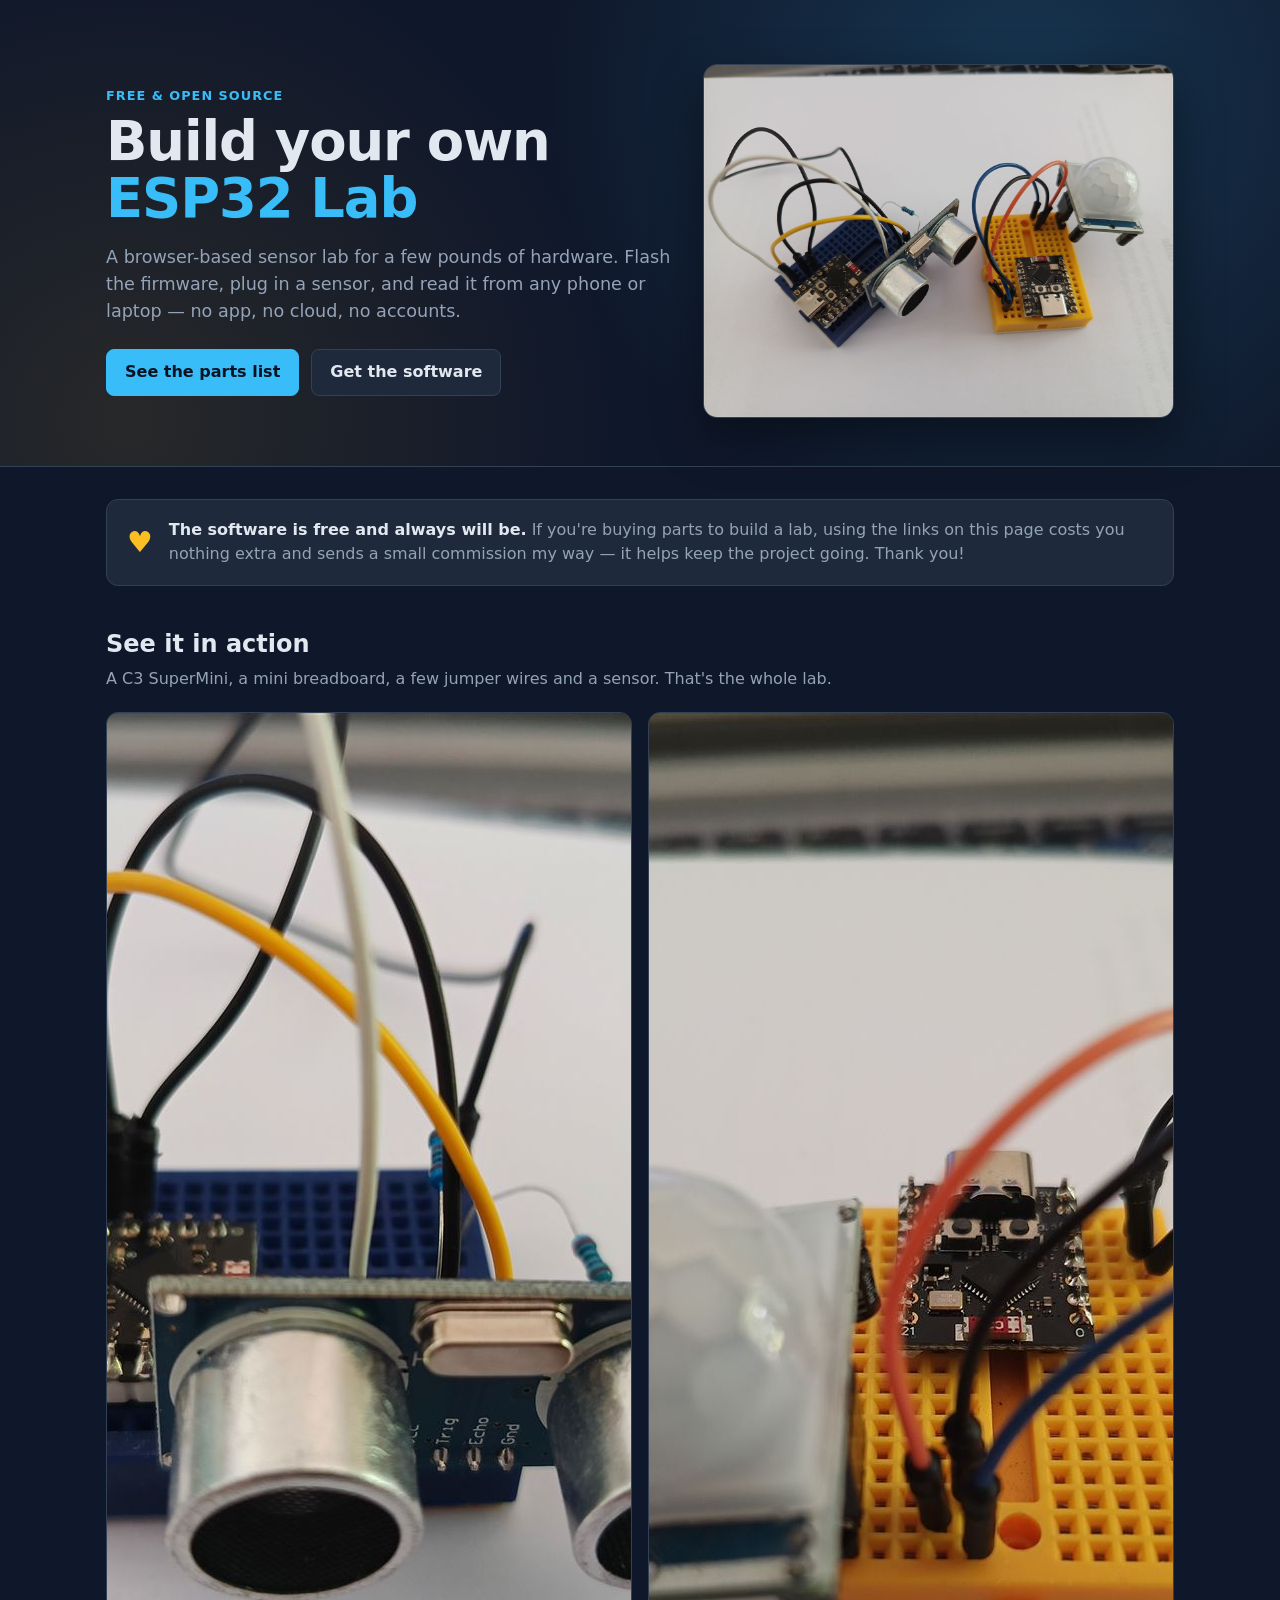
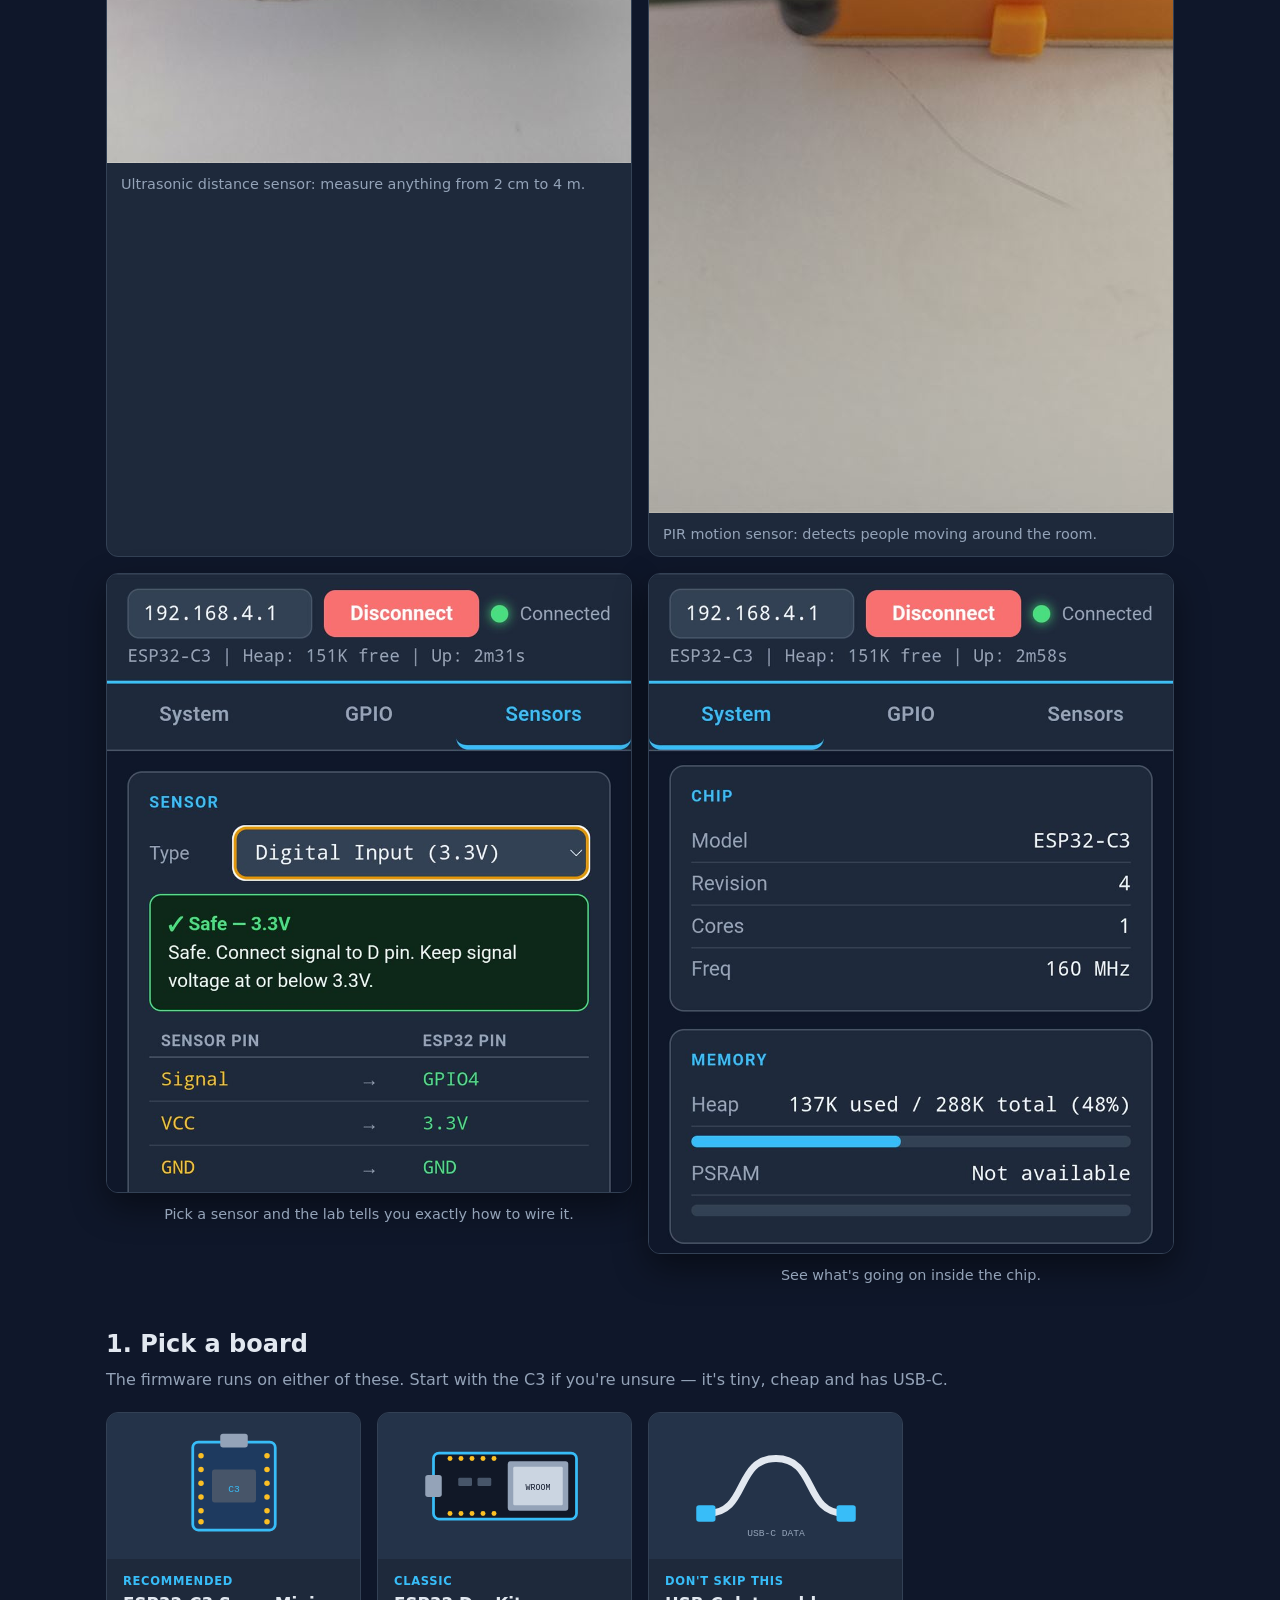
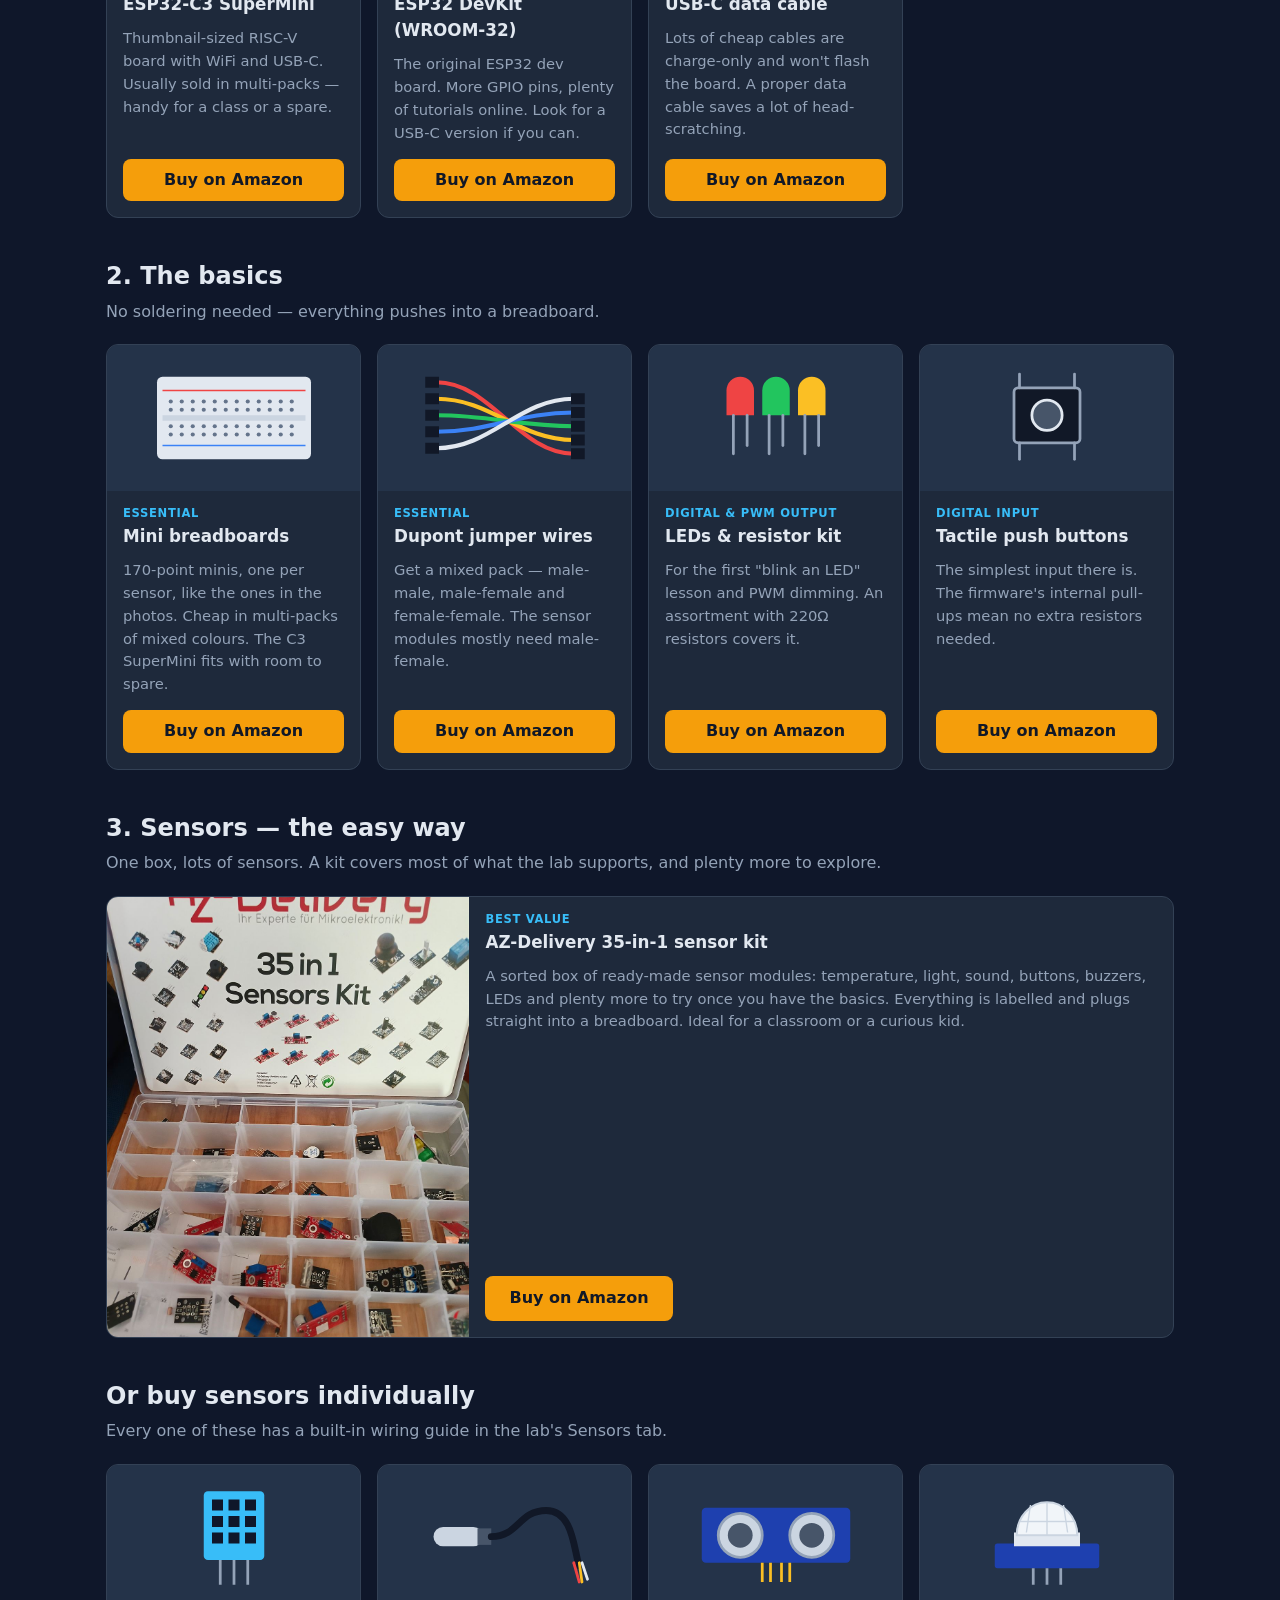
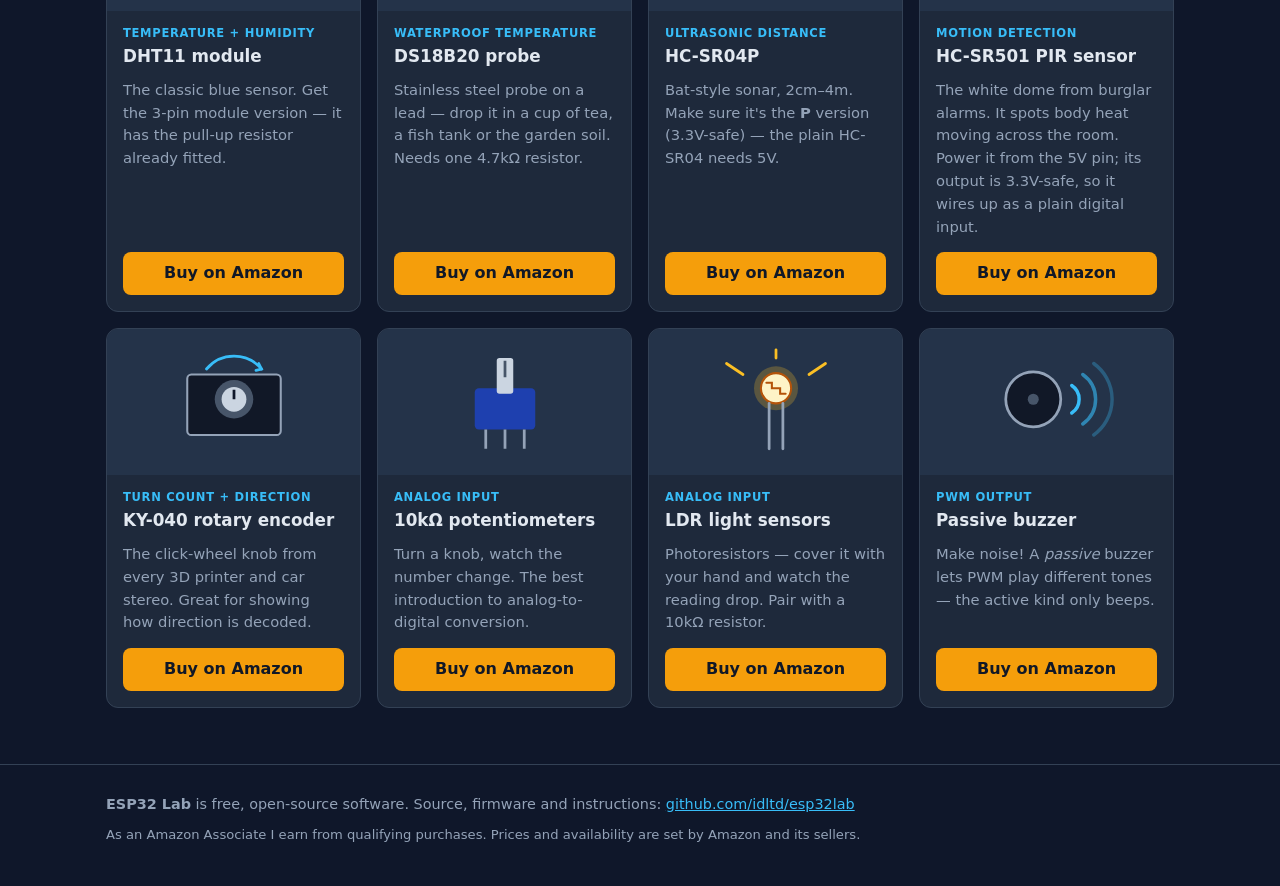
<file: docs/index.html>
<!doctype html>
<html lang="en">
<head>
<meta charset="utf-8">
<meta name="viewport" content="width=device-width, initial-scale=1">
<title>ESP32 Lab — Parts List</title>
<meta name="description" content="ESP32 Lab is a free, browser-based sensor lab for ESP32 boards. Here's the kit you need to build one.">
<style>
:root {
    --bg: #0f172a;
    --panel: #1e293b;
    --panel-2: #243349;
    --line: #334155;
    --text: #e2e8f0;
    --muted: #94a3b8;
    --accent: #38bdf8;
    --accent-2: #fbbf24;
    --buy: #f59e0b;
    --buy-text: #111827;
}
*, *::before, *::after { box-sizing: border-box; margin: 0; padding: 0; }
body {
    font-family: system-ui, -apple-system, "Segoe UI", Roboto, Arial, sans-serif;
    background: var(--bg);
    color: var(--text);
    line-height: 1.55;
}
a { color: var(--accent); }
.wrap { max-width: 1100px; margin: 0 auto; padding: 0 16px; }

/* ── Hero ── */
.hero {
    padding: 64px 0 48px;
    background:
        radial-gradient(circle at 80% 20%, rgba(56,189,248,.18), transparent 45%),
        radial-gradient(circle at 10% 90%, rgba(251,191,36,.10), transparent 40%);
    border-bottom: 1px solid var(--line);
}
.hero-grid { display: grid; grid-template-columns: 1.2fr 1fr; gap: 32px; align-items: center; }
.eyebrow { color: var(--accent); font-weight: 600; letter-spacing: .08em; text-transform: uppercase; font-size: .8rem; }
.hero h1 { font-size: clamp(2.2rem, 5vw, 3.4rem); line-height: 1.05; margin: 8px 0 16px; letter-spacing: -.02em; }
.hero h1 span { color: var(--accent); }
.hero p { color: var(--muted); font-size: 1.1rem; max-width: 34em; }
.hero .cta { display: flex; gap: 12px; flex-wrap: wrap; margin-top: 24px; }
.btn {
    display: inline-block; padding: 10px 18px; border-radius: 8px;
    font-weight: 600; text-decoration: none; border: 1px solid var(--line);
    color: var(--text); background: var(--panel);
}
.btn.primary { background: var(--accent); color: #0b1220; border-color: var(--accent); }
.hero-img { width: 100%; height: auto; border-radius: 14px; border: 1px solid var(--line); box-shadow: 0 20px 50px rgba(0,0,0,.45); }

/* ── Support banner ── */
.support {
    margin: 32px 0 8px; padding: 18px 20px; border-radius: 12px;
    background: var(--panel); border: 1px solid var(--line);
    display: flex; gap: 16px; align-items: center;
}
.support .heart { font-size: 1.8rem; color: var(--accent-2); flex-shrink: 0; }
.support p { color: var(--muted); }
.support strong { color: var(--text); }

/* ── Gallery ── */
.gallery { display: grid; grid-template-columns: 1fr 1fr; gap: 16px; }
.screens { display: grid; grid-template-columns: 1fr 1fr; gap: 16px; margin-top: 16px; align-items: start; }
.screens figure { text-align: center; }
.screens img {
    width: 100%; height: auto; display: block;
    border: 1px solid var(--line); border-radius: 12px;
    box-shadow: 0 14px 34px rgba(0,0,0,.45);
}
.screens figcaption { color: var(--muted); font-size: .9rem; margin-top: 10px; }
.gallery figure { background: var(--panel); border: 1px solid var(--line); border-radius: 12px; overflow: hidden; }
.gallery img { width: 100%; aspect-ratio: 4 / 3.4; object-fit: cover; display: block; }
.gallery figcaption { padding: 10px 14px; color: var(--muted); font-size: .9rem; }
.card .pic.photo { padding: 0; }
.card .pic.photo img { width: 100%; height: 100%; object-fit: cover; display: block; }
.card.feature .pic.photo { flex-basis: 34%; }
.card.feature .pic.photo img { aspect-ratio: 3 / 4; max-height: 440px; }

/* ── Sections ── */
section { padding: 32px 0 8px; }
section h2 { font-size: 1.5rem; margin-bottom: 4px; }
section .lead { color: var(--muted); margin-bottom: 20px; }

.grid { display: grid; grid-template-columns: repeat(auto-fill, minmax(240px, 1fr)); gap: 16px; }
.card {
    background: var(--panel); border: 1px solid var(--line); border-radius: 12px;
    display: flex; flex-direction: column; overflow: hidden;
    transition: transform .15s ease, border-color .15s ease;
}
.card:hover { transform: translateY(-2px); border-color: var(--accent); }
.card .pic { background: var(--panel-2); padding: 18px; display: flex; justify-content: center; }
.card .pic svg { width: 100%; max-width: 180px; height: 110px; }
.card .body { padding: 14px 16px 16px; display: flex; flex-direction: column; flex: 1; }
.card h3 { font-size: 1.05rem; margin-bottom: 4px; }
.card .tag { font-size: .72rem; color: var(--accent); text-transform: uppercase; letter-spacing: .06em; font-weight: 600; }
.card p { color: var(--muted); font-size: .92rem; margin: 6px 0 14px; flex: 1; }
.buy {
    display: block; text-align: center; padding: 9px 12px; border-radius: 8px;
    background: var(--buy); color: var(--buy-text); font-weight: 700; text-decoration: none;
}
.buy:hover { filter: brightness(1.08); }

.card.feature { grid-column: 1 / -1; flex-direction: row; }
.card.feature .pic { flex: 0 0 40%; align-items: center; }
.card.feature .pic svg { max-width: 320px; height: 160px; }
.card.feature .buy { align-self: flex-start; padding: 10px 24px; }

/* ── Footer ── */
footer { margin-top: 48px; padding: 28px 0 40px; border-top: 1px solid var(--line); color: var(--muted); font-size: .9rem; }
footer .disclosure { margin-top: 10px; font-size: .82rem; }

@media (max-width: 760px) {
    .hero { padding: 40px 0 32px; }
    .hero-grid { grid-template-columns: 1fr; }
    .gallery { grid-template-columns: 1fr; }
    .screens { grid-template-columns: 1fr; }
    .card.feature { flex-direction: column; }
    .card.feature .pic { flex: none; }
    .support { flex-direction: column; align-items: flex-start; }
}
</style>
</head>
<body>

<!--
    EDITING LINKS
    Every "Buy" link is an Amazon UK search with the associate tag immdatltd-21.
    To swap in a specific product, replace the href with:
        https://www.amazon.co.uk/dp/<ASIN>?tag=immdatltd-21
    To drop an item, delete its whole <article> block.
-->

<header class="hero">
    <div class="wrap hero-grid">
        <div>
            <div class="eyebrow">Free &amp; open source</div>
            <h1>Build your own <span>ESP32 Lab</span></h1>
            <p>A browser-based sensor lab for a few pounds of hardware. Flash the firmware, plug in a sensor, and read it from any phone or laptop — no app, no cloud, no accounts.</p>
            <div class="cta">
                <a class="btn primary" href="#boards">See the parts list</a>
                <a class="btn" href="https://github.com/idltd/esp32lab">Get the software</a>
            </div>
        </div>
        <img class="hero-img" src="img/both.jpg" alt="Two ESP32-C3 boards on mini breadboards, one wired to an ultrasonic sensor and one to a PIR motion sensor" width="1400" height="1050">
    </div>
</header>

<main class="wrap">

    <div class="support">
        <div class="heart">&#9829;</div>
        <p><strong>The software is free and always will be.</strong> If you're buying parts to build a lab, using the links on this page costs you nothing extra and sends a small commission my way — it helps keep the project going. Thank you!</p>
    </div>

    <!-- ── Gallery ── -->
    <section id="in-action">
        <h2>See it in action</h2>
        <p class="lead">A C3 SuperMini, a mini breadboard, a few jumper wires and a sensor. That's the whole lab.</p>
        <div class="gallery">
            <figure>
                <img src="img/ultrasonic.jpg" alt="ESP32-C3 on a blue mini breadboard wired to an HC-SR04 ultrasonic sensor" loading="lazy" width="1400" height="1050">
                <figcaption>Ultrasonic distance sensor: measure anything from 2 cm to 4 m.</figcaption>
            </figure>
            <figure>
                <img src="img/pir.jpg" alt="ESP32-C3 on a yellow mini breadboard wired to a PIR motion sensor" loading="lazy" width="1050" height="1400">
                <figcaption>PIR motion sensor: detects people moving around the room.</figcaption>
            </figure>
        </div>
        <div class="screens">
            <figure>
                <img src="img/app-sensors.jpg" alt="Sensors tab showing the sensor type, a voltage safety check and the wiring table" loading="lazy" width="900" height="1062">
                <figcaption>Pick a sensor and the lab tells you exactly how to wire it.</figcaption>
            </figure>
            <figure>
                <img src="img/app-system.jpg" alt="System tab showing chip model, revision, clock speed and memory use" loading="lazy" width="900" height="1167">
                <figcaption>See what's going on inside the chip.</figcaption>
            </figure>
        </div>
    </section>

    <!-- ── Boards ── -->
    <section id="boards">
        <h2>1. Pick a board</h2>
        <p class="lead">The firmware runs on either of these. Start with the C3 if you're unsure — it's tiny, cheap and has USB-C.</p>
        <div class="grid">

            <article class="card">
                <div class="pic">
                    <svg viewBox="0 0 120 80" fill="none" stroke-linecap="round" aria-hidden="true">
                        <rect x="30" y="8" width="60" height="64" rx="4" fill="#1e3a5f" stroke="#38bdf8" stroke-width="2"/>
                        <rect x="50" y="2" width="20" height="10" rx="2" fill="#94a3b8"/>
                        <rect x="44" y="28" width="32" height="24" rx="2" fill="#475569"/>
                        <g fill="#fbbf24"><circle cx="36" cy="18" r="2"/><circle cx="36" cy="28" r="2"/><circle cx="36" cy="38" r="2"/><circle cx="36" cy="48" r="2"/><circle cx="36" cy="58" r="2"/><circle cx="36" cy="66" r="2"/><circle cx="84" cy="18" r="2"/><circle cx="84" cy="28" r="2"/><circle cx="84" cy="38" r="2"/><circle cx="84" cy="48" r="2"/><circle cx="84" cy="58" r="2"/><circle cx="84" cy="66" r="2"/></g>
                        <text x="60" y="44" fill="#38bdf8" font-size="7" text-anchor="middle" font-family="monospace">C3</text>
                    </svg>
                </div>
                <div class="body">
                    <span class="tag">Recommended</span>
                    <h3>ESP32-C3 SuperMini</h3>
                    <p>Thumbnail-sized RISC-V board with WiFi and USB-C. Usually sold in multi-packs — handy for a class or a spare.</p>
                    <a class="buy" rel="sponsored noopener" target="_blank" href="https://www.amazon.co.uk/s?k=ESP32-C3+SuperMini&amp;tag=immdatltd-21">Buy on Amazon</a>
                </div>
            </article>

            <article class="card">
                <div class="pic">
                    <svg viewBox="0 0 120 80" fill="none" stroke-linecap="round" aria-hidden="true">
                        <rect x="8" y="16" width="104" height="48" rx="4" fill="#111827" stroke="#38bdf8" stroke-width="2"/>
                        <rect x="2" y="32" width="12" height="16" rx="2" fill="#94a3b8"/>
                        <rect x="62" y="22" width="44" height="36" rx="2" fill="#94a3b8"/>
                        <rect x="66" y="26" width="36" height="28" rx="1" fill="#cbd5e1"/>
                        <text x="84" y="43" fill="#0f172a" font-size="6" text-anchor="middle" font-family="monospace">WROOM</text>
                        <g fill="#fbbf24"><circle cx="20" cy="20" r="1.8"/><circle cx="28" cy="20" r="1.8"/><circle cx="36" cy="20" r="1.8"/><circle cx="44" cy="20" r="1.8"/><circle cx="52" cy="20" r="1.8"/><circle cx="20" cy="60" r="1.8"/><circle cx="28" cy="60" r="1.8"/><circle cx="36" cy="60" r="1.8"/><circle cx="44" cy="60" r="1.8"/><circle cx="52" cy="60" r="1.8"/></g>
                        <rect x="26" y="34" width="10" height="6" rx="1" fill="#475569"/><rect x="40" y="34" width="10" height="6" rx="1" fill="#475569"/>
                    </svg>
                </div>
                <div class="body">
                    <span class="tag">Classic</span>
                    <h3>ESP32 DevKit (WROOM-32)</h3>
                    <p>The original ESP32 dev board. More GPIO pins, plenty of tutorials online. Look for a USB-C version if you can.</p>
                    <a class="buy" rel="sponsored noopener" target="_blank" href="https://www.amazon.co.uk/s?k=ESP32+WROOM-32+development+board+USB-C&amp;tag=immdatltd-21">Buy on Amazon</a>
                </div>
            </article>

            <article class="card">
                <div class="pic">
                    <svg viewBox="0 0 120 80" fill="none" stroke-linecap="round" aria-hidden="true">
                        <path d="M10 60 C40 60 30 20 60 20 S80 60 110 60" stroke="#e2e8f0" stroke-width="5"/>
                        <rect x="2" y="54" width="14" height="12" rx="2" fill="#38bdf8"/>
                        <rect x="104" y="54" width="14" height="12" rx="2" fill="#38bdf8"/>
                        <text x="60" y="76" fill="#94a3b8" font-size="7" text-anchor="middle" font-family="monospace">USB-C DATA</text>
                    </svg>
                </div>
                <div class="body">
                    <span class="tag">Don't skip this</span>
                    <h3>USB-C data cable</h3>
                    <p>Lots of cheap cables are charge-only and won't flash the board. A proper data cable saves a lot of head-scratching.</p>
                    <a class="buy" rel="sponsored noopener" target="_blank" href="https://www.amazon.co.uk/s?k=USB+C+data+cable+short&amp;tag=immdatltd-21">Buy on Amazon</a>
                </div>
            </article>

        </div>
    </section>

    <!-- ── Basics ── -->
    <section id="basics">
        <h2>2. The basics</h2>
        <p class="lead">No soldering needed — everything pushes into a breadboard.</p>
        <div class="grid">

            <article class="card">
                <div class="pic">
                    <svg viewBox="0 0 120 80" aria-hidden="true">
                        <rect x="4" y="10" width="112" height="60" rx="4" fill="#e2e8f0"/>
                        <line x1="8" y1="20" x2="112" y2="20" stroke="#ef4444" stroke-width="1"/>
                        <line x1="8" y1="60" x2="112" y2="60" stroke="#3b82f6" stroke-width="1"/>
                        <rect x="8" y="38" width="104" height="4" fill="#cbd5e1"/>
                        <g fill="#64748b">
                            <circle cx="14" cy="28" r="1.5"/><circle cx="22" cy="28" r="1.5"/><circle cx="30" cy="28" r="1.5"/><circle cx="38" cy="28" r="1.5"/><circle cx="46" cy="28" r="1.5"/><circle cx="54" cy="28" r="1.5"/><circle cx="62" cy="28" r="1.5"/><circle cx="70" cy="28" r="1.5"/><circle cx="78" cy="28" r="1.5"/><circle cx="86" cy="28" r="1.5"/><circle cx="94" cy="28" r="1.5"/><circle cx="102" cy="28" r="1.5"/>
                            <circle cx="14" cy="34" r="1.5"/><circle cx="22" cy="34" r="1.5"/><circle cx="30" cy="34" r="1.5"/><circle cx="38" cy="34" r="1.5"/><circle cx="46" cy="34" r="1.5"/><circle cx="54" cy="34" r="1.5"/><circle cx="62" cy="34" r="1.5"/><circle cx="70" cy="34" r="1.5"/><circle cx="78" cy="34" r="1.5"/><circle cx="86" cy="34" r="1.5"/><circle cx="94" cy="34" r="1.5"/><circle cx="102" cy="34" r="1.5"/>
                            <circle cx="14" cy="46" r="1.5"/><circle cx="22" cy="46" r="1.5"/><circle cx="30" cy="46" r="1.5"/><circle cx="38" cy="46" r="1.5"/><circle cx="46" cy="46" r="1.5"/><circle cx="54" cy="46" r="1.5"/><circle cx="62" cy="46" r="1.5"/><circle cx="70" cy="46" r="1.5"/><circle cx="78" cy="46" r="1.5"/><circle cx="86" cy="46" r="1.5"/><circle cx="94" cy="46" r="1.5"/><circle cx="102" cy="46" r="1.5"/>
                            <circle cx="14" cy="52" r="1.5"/><circle cx="22" cy="52" r="1.5"/><circle cx="30" cy="52" r="1.5"/><circle cx="38" cy="52" r="1.5"/><circle cx="46" cy="52" r="1.5"/><circle cx="54" cy="52" r="1.5"/><circle cx="62" cy="52" r="1.5"/><circle cx="70" cy="52" r="1.5"/><circle cx="78" cy="52" r="1.5"/><circle cx="86" cy="52" r="1.5"/><circle cx="94" cy="52" r="1.5"/><circle cx="102" cy="52" r="1.5"/>
                        </g>
                    </svg>
                </div>
                <div class="body">
                    <span class="tag">Essential</span>
                    <h3>Mini breadboards</h3>
                    <p>170-point minis, one per sensor, like the ones in the photos. Cheap in multi-packs of mixed colours. The C3 SuperMini fits with room to spare.</p>
                    <a class="buy" rel="sponsored noopener" target="_blank" href="https://www.amazon.co.uk/s?k=170+point+mini+breadboard+pack&amp;tag=immdatltd-21">Buy on Amazon</a>
                </div>
            </article>

            <article class="card">
                <div class="pic">
                    <svg viewBox="0 0 120 80" fill="none" stroke-linecap="round" aria-hidden="true">
                        <path d="M10 14 C50 14 70 66 110 66" stroke="#ef4444" stroke-width="3"/>
                        <path d="M10 26 C50 26 70 56 110 56" stroke="#fbbf24" stroke-width="3"/>
                        <path d="M10 38 C50 38 70 46 110 46" stroke="#22c55e" stroke-width="3"/>
                        <path d="M10 50 C50 50 70 36 110 36" stroke="#3b82f6" stroke-width="3"/>
                        <path d="M10 62 C50 62 70 26 110 26" stroke="#e2e8f0" stroke-width="3"/>
                        <g fill="#111827"><rect x="2" y="10" width="10" height="8"/><rect x="2" y="22" width="10" height="8"/><rect x="2" y="34" width="10" height="8"/><rect x="2" y="46" width="10" height="8"/><rect x="2" y="58" width="10" height="8"/>
                        <rect x="108" y="62" width="10" height="8"/><rect x="108" y="52" width="10" height="8"/><rect x="108" y="42" width="10" height="8"/><rect x="108" y="32" width="10" height="8"/><rect x="108" y="22" width="10" height="8"/></g>
                    </svg>
                </div>
                <div class="body">
                    <span class="tag">Essential</span>
                    <h3>Dupont jumper wires</h3>
                    <p>Get a mixed pack — male-male, male-female and female-female. The sensor modules mostly need male-female.</p>
                    <a class="buy" rel="sponsored noopener" target="_blank" href="https://www.amazon.co.uk/s?k=dupont+jumper+wires+male+female+kit&amp;tag=immdatltd-21">Buy on Amazon</a>
                </div>
            </article>

            <article class="card">
                <div class="pic">
                    <svg viewBox="0 0 120 80" fill="none" stroke-linecap="round" aria-hidden="true">
                        <path d="M24 20 a10 10 0 0 1 20 0 v18 h-20 z" fill="#ef4444"/>
                        <path d="M50 20 a10 10 0 0 1 20 0 v18 h-20 z" fill="#22c55e"/>
                        <path d="M76 20 a10 10 0 0 1 20 0 v18 h-20 z" fill="#fbbf24"/>
                        <g stroke="#94a3b8" stroke-width="2"><line x1="29" y1="38" x2="29" y2="66"/><line x1="39" y1="38" x2="39" y2="60"/><line x1="55" y1="38" x2="55" y2="66"/><line x1="65" y1="38" x2="65" y2="60"/><line x1="81" y1="38" x2="81" y2="66"/><line x1="91" y1="38" x2="91" y2="60"/></g>
                    </svg>
                </div>
                <div class="body">
                    <span class="tag">Digital &amp; PWM output</span>
                    <h3>LEDs &amp; resistor kit</h3>
                    <p>For the first "blink an LED" lesson and PWM dimming. An assortment with 220&Omega; resistors covers it.</p>
                    <a class="buy" rel="sponsored noopener" target="_blank" href="https://www.amazon.co.uk/s?k=LED+and+resistor+assortment+kit&amp;tag=immdatltd-21">Buy on Amazon</a>
                </div>
            </article>

            <article class="card">
                <div class="pic">
                    <svg viewBox="0 0 120 80" fill="none" stroke-linecap="round" aria-hidden="true">
                        <rect x="36" y="18" width="48" height="40" rx="3" fill="#111827" stroke="#94a3b8" stroke-width="2"/>
                        <circle cx="60" cy="38" r="11" fill="#475569" stroke="#e2e8f0" stroke-width="2"/>
                        <g stroke="#94a3b8" stroke-width="2"><line x1="40" y1="58" x2="40" y2="70"/><line x1="80" y1="58" x2="80" y2="70"/><line x1="40" y1="18" x2="40" y2="8"/><line x1="80" y1="18" x2="80" y2="8"/></g>
                    </svg>
                </div>
                <div class="body">
                    <span class="tag">Digital input</span>
                    <h3>Tactile push buttons</h3>
                    <p>The simplest input there is. The firmware's internal pull-ups mean no extra resistors needed.</p>
                    <a class="buy" rel="sponsored noopener" target="_blank" href="https://www.amazon.co.uk/s?k=6x6mm+tactile+push+button+breadboard&amp;tag=immdatltd-21">Buy on Amazon</a>
                </div>
            </article>

        </div>
    </section>

    <!-- ── Kit ── -->
    <section id="kit">
        <h2>3. Sensors — the easy way</h2>
        <p class="lead">One box, lots of sensors. A kit covers most of what the lab supports, and plenty more to explore.</p>
        <div class="grid">
            <article class="card feature">
                <div class="pic photo">
                    <img src="img/kit.jpg" alt="An open AZ-Delivery 35 in 1 sensor kit box full of sensor modules" loading="lazy" width="1050" height="1400">
                </div>
                <div class="body">
                    <span class="tag">Best value</span>
                    <h3>AZ-Delivery 35-in-1 sensor kit</h3>
                    <p>A sorted box of ready-made sensor modules: temperature, light, sound, buttons, buzzers, LEDs and plenty more to try once you have the basics. Everything is labelled and plugs straight into a breadboard. Ideal for a classroom or a curious kid.</p>
                    <a class="buy" rel="sponsored noopener" target="_blank" href="https://www.amazon.co.uk/s?k=AZDelivery+35+in+1+sensor+kit&amp;tag=immdatltd-21">Buy on Amazon</a>
                </div>
            </article>
        </div>
    </section>

    <!-- ── Sensors ── -->
    <section id="sensors">
        <h2>Or buy sensors individually</h2>
        <p class="lead">Every one of these has a built-in wiring guide in the lab's Sensors tab.</p>
        <div class="grid">

            <article class="card">
                <div class="pic">
                    <svg viewBox="0 0 120 80" aria-hidden="true">
                        <rect x="38" y="6" width="44" height="50" rx="3" fill="#38bdf8"/>
                        <g fill="#0f172a"><rect x="44" y="12" width="8" height="8"/><rect x="56" y="12" width="8" height="8"/><rect x="68" y="12" width="8" height="8"/><rect x="44" y="24" width="8" height="8"/><rect x="56" y="24" width="8" height="8"/><rect x="68" y="24" width="8" height="8"/><rect x="44" y="36" width="8" height="8"/><rect x="56" y="36" width="8" height="8"/><rect x="68" y="36" width="8" height="8"/></g>
                        <g stroke="#94a3b8" stroke-width="2"><line x1="50" y1="56" x2="50" y2="74"/><line x1="60" y1="56" x2="60" y2="74"/><line x1="70" y1="56" x2="70" y2="74"/></g>
                    </svg>
                </div>
                <div class="body">
                    <span class="tag">Temperature + humidity</span>
                    <h3>DHT11 module</h3>
                    <p>The classic blue sensor. Get the 3-pin module version — it has the pull-up resistor already fitted.</p>
                    <a class="buy" rel="sponsored noopener" target="_blank" href="https://www.amazon.co.uk/s?k=DHT11+temperature+humidity+sensor+module&amp;tag=immdatltd-21">Buy on Amazon</a>
                </div>
            </article>

            <article class="card">
                <div class="pic">
                    <svg viewBox="0 0 120 80" fill="none" stroke-linecap="round" aria-hidden="true">
                        <rect x="8" y="32" width="36" height="14" rx="7" fill="#cbd5e1"/>
                        <rect x="40" y="33" width="10" height="12" fill="#475569"/>
                        <path d="M50 39 C70 39 70 20 90 20 S110 50 114 60" stroke="#111827" stroke-width="5"/>
                        <g stroke-width="2"><path d="M110 58 l4 14" stroke="#ef4444"/><path d="M114 58 l2 14" stroke="#fbbf24"/><path d="M116 58 l4 12" stroke="#e2e8f0"/></g>
                    </svg>
                </div>
                <div class="body">
                    <span class="tag">Waterproof temperature</span>
                    <h3>DS18B20 probe</h3>
                    <p>Stainless steel probe on a lead — drop it in a cup of tea, a fish tank or the garden soil. Needs one 4.7k&Omega; resistor.</p>
                    <a class="buy" rel="sponsored noopener" target="_blank" href="https://www.amazon.co.uk/s?k=DS18B20+waterproof+temperature+probe&amp;tag=immdatltd-21">Buy on Amazon</a>
                </div>
            </article>

            <article class="card">
                <div class="pic">
                    <svg viewBox="0 0 120 80" fill="none" aria-hidden="true">
                        <rect x="6" y="18" width="108" height="40" rx="3" fill="#1e40af"/>
                        <circle cx="34" cy="38" r="16" fill="#cbd5e1" stroke="#94a3b8" stroke-width="2"/><circle cx="34" cy="38" r="9" fill="#475569"/>
                        <circle cx="86" cy="38" r="16" fill="#cbd5e1" stroke="#94a3b8" stroke-width="2"/><circle cx="86" cy="38" r="9" fill="#475569"/>
                        <g stroke="#fbbf24" stroke-width="2"><line x1="50" y1="58" x2="50" y2="72"/><line x1="56" y1="58" x2="56" y2="72"/><line x1="64" y1="58" x2="64" y2="72"/><line x1="70" y1="58" x2="70" y2="72"/></g>
                    </svg>
                </div>
                <div class="body">
                    <span class="tag">Ultrasonic distance</span>
                    <h3>HC-SR04P</h3>
                    <p>Bat-style sonar, 2cm–4m. Make sure it's the <strong>P</strong> version (3.3V-safe) — the plain HC-SR04 needs 5V.</p>
                    <a class="buy" rel="sponsored noopener" target="_blank" href="https://www.amazon.co.uk/s?k=HC-SR04P+ultrasonic+sensor+3.3V&amp;tag=immdatltd-21">Buy on Amazon</a>
                </div>
            </article>

            <article class="card">
                <div class="pic">
                    <svg viewBox="0 0 120 80" fill="none" aria-hidden="true">
                        <rect x="22" y="44" width="76" height="18" rx="2" fill="#1e40af"/>
                        <rect x="36" y="36" width="48" height="10" fill="#e2e8f0"/>
                        <path d="M38 38 a22 24 0 0 1 44 0 z" fill="#f1f5f9" stroke="#cbd5e1" stroke-width="1.5"/>
                        <g stroke="#cbd5e1" stroke-width="1"><path d="M48 16 l-3 20"/><path d="M60 14 v24"/><path d="M72 16 l3 20"/><path d="M40 28 h40"/></g>
                        <g stroke="#94a3b8" stroke-width="2"><line x1="50" y1="62" x2="50" y2="74"/><line x1="60" y1="62" x2="60" y2="74"/><line x1="70" y1="62" x2="70" y2="74"/></g>
                    </svg>
                </div>
                <div class="body">
                    <span class="tag">Motion detection</span>
                    <h3>HC-SR501 PIR sensor</h3>
                    <p>The white dome from burglar alarms. It spots body heat moving across the room. Power it from the 5V pin; its output is 3.3V-safe, so it wires up as a plain digital input.</p>
                    <a class="buy" rel="sponsored noopener" target="_blank" href="https://www.amazon.co.uk/s?k=HC-SR501+PIR+motion+sensor&amp;tag=immdatltd-21">Buy on Amazon</a>
                </div>
            </article>

            <article class="card">
                <div class="pic">
                    <svg viewBox="0 0 120 80" fill="none" aria-hidden="true">
                        <rect x="26" y="20" width="68" height="44" rx="3" fill="#111827" stroke="#94a3b8" stroke-width="1.5"/>
                        <circle cx="60" cy="38" r="14" fill="#475569"/>
                        <circle cx="60" cy="38" r="9" fill="#cbd5e1"/>
                        <line x1="60" y1="31" x2="60" y2="38" stroke="#0f172a" stroke-width="2"/>
                        <path d="M40 16 a26 26 0 0 1 40 0" stroke="#38bdf8" stroke-width="2" stroke-linecap="round"/>
                        <path d="M78 12 l2 4 l-4 1" stroke="#38bdf8" stroke-width="2" stroke-linecap="round"/>
                    </svg>
                </div>
                <div class="body">
                    <span class="tag">Turn count + direction</span>
                    <h3>KY-040 rotary encoder</h3>
                    <p>The click-wheel knob from every 3D printer and car stereo. Great for showing how direction is decoded.</p>
                    <a class="buy" rel="sponsored noopener" target="_blank" href="https://www.amazon.co.uk/s?k=KY-040+rotary+encoder+module&amp;tag=immdatltd-21">Buy on Amazon</a>
                </div>
            </article>

            <article class="card">
                <div class="pic">
                    <svg viewBox="0 0 120 80" fill="none" aria-hidden="true">
                        <rect x="38" y="30" width="44" height="30" rx="3" fill="#1e40af"/>
                        <rect x="54" y="8" width="12" height="26" rx="2" fill="#cbd5e1"/>
                        <line x1="60" y1="10" x2="60" y2="22" stroke="#475569" stroke-width="2"/>
                        <g stroke="#94a3b8" stroke-width="2"><line x1="46" y1="60" x2="46" y2="74"/><line x1="60" y1="60" x2="60" y2="74"/><line x1="74" y1="60" x2="74" y2="74"/></g>
                    </svg>
                </div>
                <div class="body">
                    <span class="tag">Analog input</span>
                    <h3>10k&Omega; potentiometers</h3>
                    <p>Turn a knob, watch the number change. The best introduction to analog-to-digital conversion.</p>
                    <a class="buy" rel="sponsored noopener" target="_blank" href="https://www.amazon.co.uk/s?k=10k+potentiometer+breadboard+friendly&amp;tag=immdatltd-21">Buy on Amazon</a>
                </div>
            </article>

            <article class="card">
                <div class="pic">
                    <svg viewBox="0 0 120 80" fill="none" stroke-linecap="round" aria-hidden="true">
                        <circle cx="60" cy="30" r="16" fill="#fbbf24" opacity=".25"/>
                        <circle cx="60" cy="30" r="11" fill="#fef3c7" stroke="#b45309" stroke-width="1.5"/>
                        <path d="M53 26 h4 v4 h6 v4 h4" stroke="#b45309" stroke-width="1.5"/>
                        <g stroke="#94a3b8" stroke-width="2"><line x1="55" y1="41" x2="55" y2="74"/><line x1="65" y1="41" x2="65" y2="74"/></g>
                        <g stroke="#fbbf24" stroke-width="2"><line x1="24" y1="12" x2="36" y2="20"/><line x1="96" y1="12" x2="84" y2="20"/><line x1="60" y1="2" x2="60" y2="8"/></g>
                    </svg>
                </div>
                <div class="body">
                    <span class="tag">Analog input</span>
                    <h3>LDR light sensors</h3>
                    <p>Photoresistors — cover it with your hand and watch the reading drop. Pair with a 10k&Omega; resistor.</p>
                    <a class="buy" rel="sponsored noopener" target="_blank" href="https://www.amazon.co.uk/s?k=LDR+photoresistor+light+sensor&amp;tag=immdatltd-21">Buy on Amazon</a>
                </div>
            </article>

            <article class="card">
                <div class="pic">
                    <svg viewBox="0 0 120 80" fill="none" stroke-linecap="round" aria-hidden="true">
                        <circle cx="50" cy="38" r="20" fill="#111827" stroke="#94a3b8" stroke-width="2"/>
                        <circle cx="50" cy="38" r="4" fill="#475569"/>
                        <g stroke="#38bdf8" stroke-width="2.5"><path d="M78 28 a12 12 0 0 1 0 20"/><path d="M86 20 a22 22 0 0 1 0 36" opacity=".6"/><path d="M94 12 a32 32 0 0 1 0 52" opacity=".3"/></g>
                    </svg>
                </div>
                <div class="body">
                    <span class="tag">PWM output</span>
                    <h3>Passive buzzer</h3>
                    <p>Make noise! A <em>passive</em> buzzer lets PWM play different tones — the active kind only beeps.</p>
                    <a class="buy" rel="sponsored noopener" target="_blank" href="https://www.amazon.co.uk/s?k=passive+buzzer+module+3.3V&amp;tag=immdatltd-21">Buy on Amazon</a>
                </div>
            </article>

        </div>
    </section>

</main>

<footer>
    <div class="wrap">
        <p><strong>ESP32 Lab</strong> is free, open-source software. Source, firmware and instructions: <a href="https://github.com/idltd/esp32lab">github.com/idltd/esp32lab</a></p>
        <p class="disclosure">As an Amazon Associate I earn from qualifying purchases. Prices and availability are set by Amazon and its sellers.</p>
    </div>
</footer>

</body>
</html>
</file>
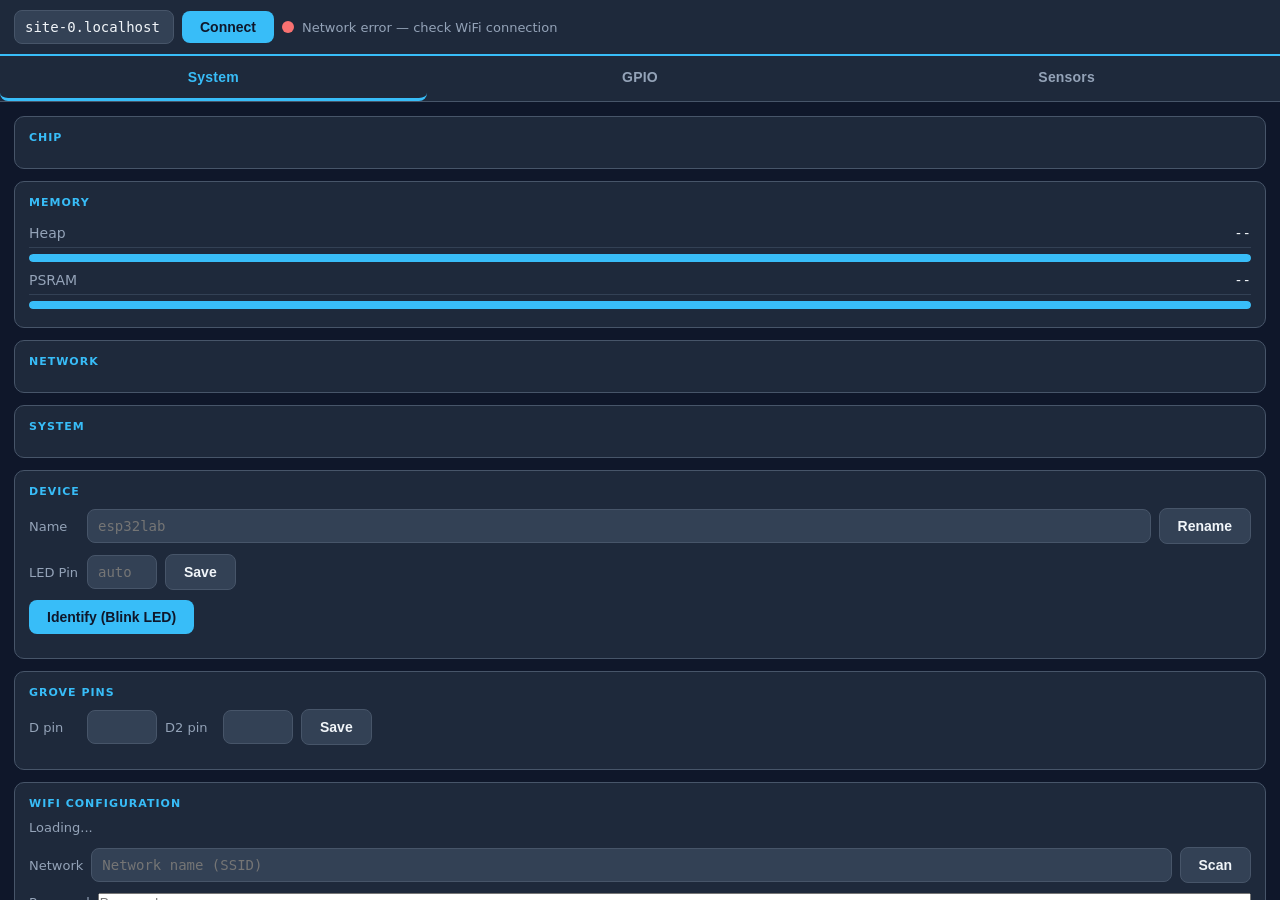
<file: pwa/index.html>
<!DOCTYPE html>
<html lang="en">
<head>
    <meta charset="UTF-8">
    <meta name="viewport" content="width=device-width, initial-scale=1.0">
    <meta name="theme-color" content="#38bdf8">
    <title>ESP32 Lab</title>
    <link rel="manifest" href="manifest.json">
    <link rel="stylesheet" href="css/style.css">
</head>
<body>
    <div id="connection-bar">
        <div class="conn-row">
            <input type="text" id="ip-input" value="192.168.4.1" placeholder="IP address">
            <button id="connect-btn">Connect</button>
            <span id="status-dot" class="dot disconnected"></span>
            <span id="status-text">Disconnected</span>
        </div>
        <div id="sys-summary" class="hidden"></div>
    </div>
    <nav id="tab-bar" role="tablist">
        <button class="tab active" data-tab="system" role="tab">System</button>
        <button class="tab" data-tab="gpio" role="tab">GPIO</button>
        <button class="tab" data-tab="grove" role="tab">Sensors</button>
    </nav>
    <main id="tab-content">
        <section id="tab-system" class="tab-panel active" role="tabpanel"></section>
        <section id="tab-gpio"   class="tab-panel" role="tabpanel"></section>
        <section id="tab-grove"  class="tab-panel" role="tabpanel"></section>
    </main>
    <script type="module" src="js/app.js"></script>
</body>
</html>
</file>
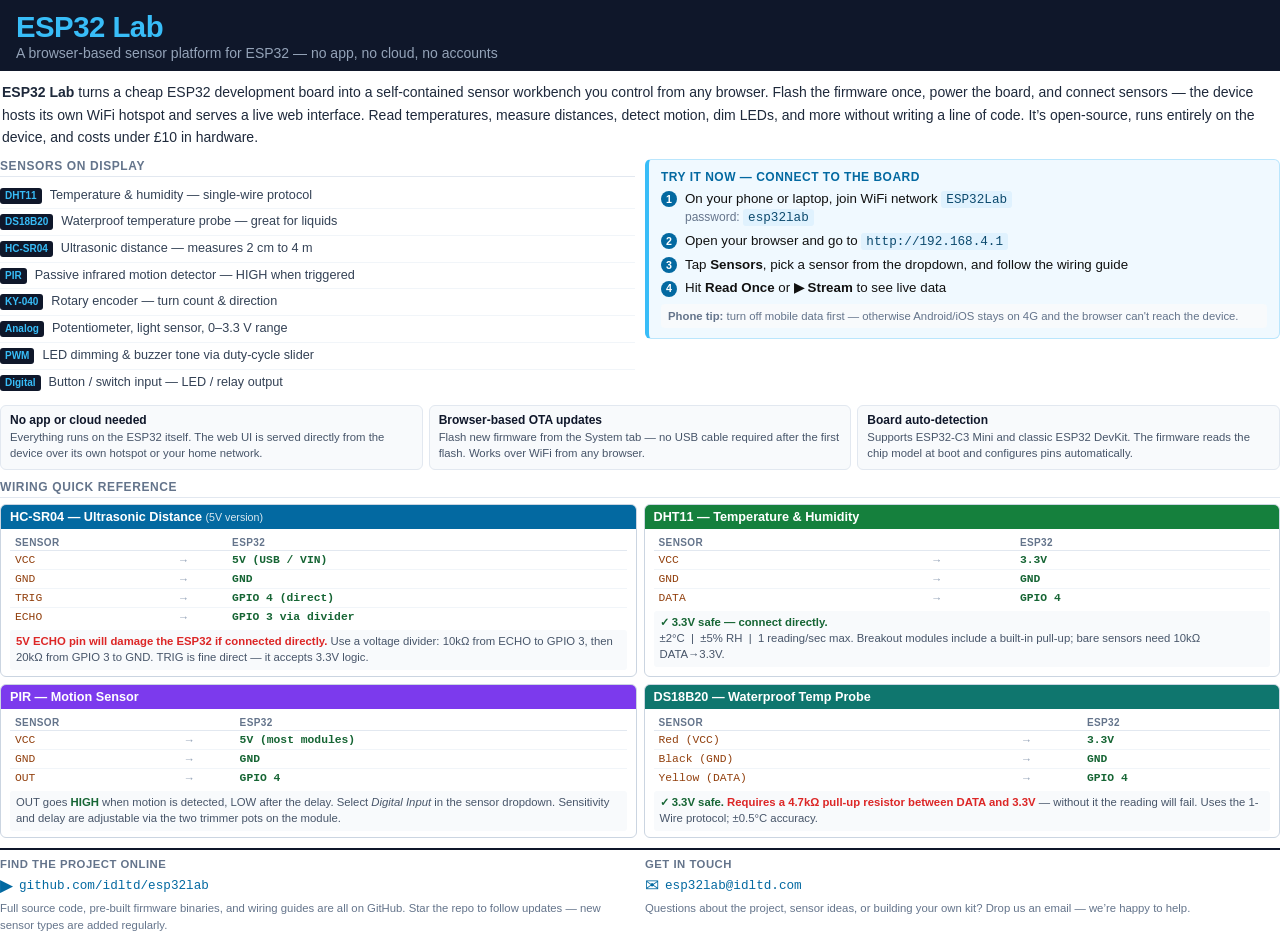
<file: handout.html>
<!DOCTYPE html>
<html lang="en">
<head>
<meta charset="UTF-8">
<title>ESP32 Lab — Show Handout</title>
<style>
@page { size: A4; margin: 12mm 14mm; }
*, *::before, *::after { box-sizing: border-box; margin: 0; padding: 0; }
body {
    font-family: Arial, Helvetica, sans-serif;
    font-size: 11pt;
    color: #111;
    background: #fff;
}

/* ── Header ── */
.page-header {
    background: #0f172a;
    color: #38bdf8;
    padding: 12px 16px 10px;
    margin-bottom: 10px;
}
.page-header h1 { font-size: 22pt; font-weight: 700; letter-spacing: -0.5px; line-height: 1; }
.page-header .tagline { font-size: 10.5pt; color: #94a3b8; margin-top: 4px; }

/* ── Intro ── */
.intro {
    font-size: 10.5pt;
    line-height: 1.6;
    color: #1e293b;
    margin-bottom: 10px;
    padding: 0 2px;
}

/* ── Two-column layout ── */
.columns {
    display: grid;
    grid-template-columns: 1fr 1fr;
    gap: 10px;
    margin-bottom: 10px;
}

/* ── Sensor list ── */
.section-title {
    font-size: 9pt;
    font-weight: 700;
    text-transform: uppercase;
    letter-spacing: 0.6px;
    color: #64748b;
    margin-bottom: 6px;
    border-bottom: 1px solid #e2e8f0;
    padding-bottom: 3px;
}

.sensor-list {
    list-style: none;
}
.sensor-list li {
    display: flex;
    align-items: baseline;
    gap: 8px;
    padding: 4px 0;
    border-bottom: 1px solid #f1f5f9;
    font-size: 10pt;
    line-height: 1.4;
}
.sensor-list li:last-child { border-bottom: none; }
.sensor-tag {
    background: #0f172a;
    color: #38bdf8;
    font-size: 7.5pt;
    font-weight: 700;
    padding: 1px 5px;
    border-radius: 3px;
    white-space: nowrap;
    flex-shrink: 0;
}
.sensor-desc { color: #334155; font-size: 9.5pt; }

/* ── Connect box ── */
.connect-box {
    background: #f0f9ff;
    border: 1px solid #bae6fd;
    border-left: 4px solid #38bdf8;
    border-radius: 6px;
    padding: 10px 12px;
}
.connect-box h3 {
    font-size: 9pt;
    text-transform: uppercase;
    letter-spacing: 0.5px;
    color: #0369a1;
    margin-bottom: 6px;
}
.connect-step {
    display: flex;
    align-items: baseline;
    gap: 8px;
    margin-bottom: 5px;
    font-size: 10pt;
    line-height: 1.4;
}
.step-num {
    background: #0369a1;
    color: #fff;
    font-size: 8pt;
    font-weight: 700;
    width: 16px;
    height: 16px;
    border-radius: 50%;
    display: flex;
    align-items: center;
    justify-content: center;
    flex-shrink: 0;
}
.connect-step code {
    font-family: 'Courier New', monospace;
    background: #e0f2fe;
    padding: 1px 5px;
    border-radius: 3px;
    font-size: 9.5pt;
    color: #0c4a6e;
}
.phone-tip {
    margin-top: 6px;
    font-size: 8.5pt;
    color: #64748b;
    background: #f8fafc;
    border-radius: 4px;
    padding: 4px 7px;
    line-height: 1.45;
}

/* ── What you can do ── */
.feature-grid {
    display: grid;
    grid-template-columns: 1fr 1fr 1fr;
    gap: 6px;
    margin-bottom: 10px;
}
.feature {
    background: #f8fafc;
    border: 1px solid #e2e8f0;
    border-radius: 6px;
    padding: 7px 9px;
}
.feature h4 {
    font-size: 9pt;
    font-weight: 700;
    color: #0f172a;
    margin-bottom: 3px;
}
.feature p {
    font-size: 8.5pt;
    color: #475569;
    line-height: 1.4;
}

/* ── Wiring reference ── */
.wiring-grid {
    display: grid;
    grid-template-columns: 1fr 1fr;
    gap: 7px;
    margin-bottom: 10px;
}
.wcard {
    border: 1px solid #cbd5e1;
    border-radius: 6px;
    overflow: hidden;
    break-inside: avoid;
}
.wcard-head {
    padding: 5px 9px;
    font-weight: 700;
    font-size: 9.5pt;
    color: #fff;
}
.wcard-head.blue   { background: #0369a1; }
.wcard-head.green  { background: #15803d; }
.wcard-head.purple { background: #7c3aed; }
.wcard-head.teal   { background: #0f766e; }
.wcard-head small  { font-weight: 400; font-size: 8pt; opacity: 0.85; }
.wcard-body { padding: 6px 9px; }

table { width: 100%; border-collapse: collapse; font-size: 9pt; margin-bottom: 4px; }
th { text-align: left; font-size: 7.5pt; text-transform: uppercase; letter-spacing: 0.4px;
     color: #64748b; padding: 2px 5px; border-bottom: 1px solid #e2e8f0; }
td { padding: 3px 5px; border-bottom: 1px solid #f1f5f9; font-family: 'Courier New', monospace; font-size: 8.5pt; }
tr:last-child td { border-bottom: none; }
.sp  { color: #92400e; }
.arr { color: #94a3b8; padding: 0 3px; font-family: Arial, sans-serif; }
.ep  { color: #166534; font-weight: 600; }

.wnote {
    font-size: 8.5pt;
    color: #475569;
    line-height: 1.4;
    background: #f8fafc;
    border-radius: 3px;
    padding: 4px 6px;
}
.wnote strong { color: #dc2626; }
.wnote .ok { color: #166534; font-weight: 600; }

/* ── Footer ── */
footer {
    border-top: 2px solid #0f172a;
    margin-top: 8px;
    padding-top: 8px;
    display: grid;
    grid-template-columns: 1fr 1fr;
    gap: 10px;
}
.footer-col h4 {
    font-size: 8.5pt;
    text-transform: uppercase;
    letter-spacing: 0.5px;
    color: #64748b;
    margin-bottom: 5px;
}
.footer-link {
    display: flex;
    align-items: center;
    gap: 6px;
    margin-bottom: 4px;
    font-size: 10pt;
    color: #0369a1;
    text-decoration: none;
}
.footer-link .icon {
    font-size: 13pt;
    flex-shrink: 0;
}
.footer-link span { font-family: 'Courier New', monospace; font-size: 9.5pt; }
.footer-note {
    font-size: 8.5pt;
    color: #64748b;
    line-height: 1.5;
    margin-top: 4px;
}
</style>
</head>
<body>

<!-- ── Header ── -->
<div class="page-header">
  <h1>ESP32 Lab</h1>
  <div class="tagline">A browser-based sensor platform for ESP32 &mdash; no app, no cloud, no accounts</div>
</div>

<!-- ── Intro ── -->
<p class="intro">
  <strong>ESP32 Lab</strong> turns a cheap ESP32 development board into a self-contained sensor workbench
  you control from any browser. Flash the firmware once, power the board, and connect sensors —
  the device hosts its own WiFi hotspot and serves a live web interface. Read temperatures, measure
  distances, detect motion, dim LEDs, and more without writing a line of code.
  It&rsquo;s open-source, runs entirely on the device, and costs under &pound;10 in hardware.
</p>

<!-- ── Two-column: sensors + connect ── -->
<div class="columns">

  <div>
    <div class="section-title">Sensors on display</div>
    <ul class="sensor-list">
      <li><span class="sensor-tag">DHT11</span>       <span class="sensor-desc">Temperature &amp; humidity — single-wire protocol</span></li>
      <li><span class="sensor-tag">DS18B20</span>     <span class="sensor-desc">Waterproof temperature probe — great for liquids</span></li>
      <li><span class="sensor-tag">HC-SR04</span>     <span class="sensor-desc">Ultrasonic distance — measures 2 cm to 4 m</span></li>
      <li><span class="sensor-tag">PIR</span>         <span class="sensor-desc">Passive infrared motion detector — HIGH when triggered</span></li>
      <li><span class="sensor-tag">KY-040</span>      <span class="sensor-desc">Rotary encoder — turn count &amp; direction</span></li>
      <li><span class="sensor-tag">Analog</span>      <span class="sensor-desc">Potentiometer, light sensor, 0&ndash;3.3 V range</span></li>
      <li><span class="sensor-tag">PWM</span>         <span class="sensor-desc">LED dimming &amp; buzzer tone via duty-cycle slider</span></li>
      <li><span class="sensor-tag">Digital</span>     <span class="sensor-desc">Button / switch input &mdash; LED / relay output</span></li>
    </ul>
  </div>

  <div>
    <div class="connect-box">
      <h3>Try it now &mdash; connect to the board</h3>
      <div class="connect-step">
        <div class="step-num">1</div>
        <div>On your phone or laptop, join WiFi network <code>ESP32Lab</code><br>
          <span style="font-size:9pt;color:#64748b">password: <code>esp32lab</code></span></div>
      </div>
      <div class="connect-step">
        <div class="step-num">2</div>
        <div>Open your browser and go to <code>http://192.168.4.1</code></div>
      </div>
      <div class="connect-step">
        <div class="step-num">3</div>
        <div>Tap <strong>Sensors</strong>, pick a sensor from the dropdown, and follow the wiring guide</div>
      </div>
      <div class="connect-step">
        <div class="step-num">4</div>
        <div>Hit <strong>Read Once</strong> or <strong>&#9654; Stream</strong> to see live data</div>
      </div>
      <div class="phone-tip">
        <strong>Phone tip:</strong> turn off mobile data first — otherwise Android/iOS stays on 4G and the browser can't reach the device.
      </div>
    </div>
  </div>

</div>

<!-- ── Feature tiles ── -->
<div class="feature-grid">
  <div class="feature">
    <h4>No app or cloud needed</h4>
    <p>Everything runs on the ESP32 itself. The web UI is served directly from the device over its own hotspot or your home network.</p>
  </div>
  <div class="feature">
    <h4>Browser-based OTA updates</h4>
    <p>Flash new firmware from the System tab &mdash; no USB cable required after the first flash. Works over WiFi from any browser.</p>
  </div>
  <div class="feature">
    <h4>Board auto-detection</h4>
    <p>Supports ESP32-C3 Mini and classic ESP32 DevKit. The firmware reads the chip model at boot and configures pins automatically.</p>
  </div>
</div>

<!-- ── Wiring quick reference ── -->
<div class="section-title">Wiring quick reference</div>
<div class="wiring-grid">

  <div class="wcard">
    <div class="wcard-head blue">HC-SR04 &mdash; Ultrasonic Distance <small>(5V version)</small></div>
    <div class="wcard-body">
      <table>
        <tr><th>Sensor</th><th></th><th>ESP32</th></tr>
        <tr><td class="sp">VCC</td><td class="arr">&rarr;</td><td class="ep">5V (USB / VIN)</td></tr>
        <tr><td class="sp">GND</td><td class="arr">&rarr;</td><td class="ep">GND</td></tr>
        <tr><td class="sp">TRIG</td><td class="arr">&rarr;</td><td class="ep">GPIO 4 (direct)</td></tr>
        <tr><td class="sp">ECHO</td><td class="arr">&rarr;</td><td class="ep">GPIO 3 via divider</td></tr>
      </table>
      <div class="wnote"><strong>5V ECHO pin will damage the ESP32 if connected directly.</strong>
        Use a voltage divider: 10k&#937; from ECHO to GPIO&nbsp;3, then 20k&#937; from GPIO&nbsp;3 to GND.
        TRIG is fine direct &mdash; it accepts 3.3V logic.</div>
    </div>
  </div>

  <div class="wcard">
    <div class="wcard-head green">DHT11 &mdash; Temperature &amp; Humidity</div>
    <div class="wcard-body">
      <table>
        <tr><th>Sensor</th><th></th><th>ESP32</th></tr>
        <tr><td class="sp">VCC</td><td class="arr">&rarr;</td><td class="ep">3.3V</td></tr>
        <tr><td class="sp">GND</td><td class="arr">&rarr;</td><td class="ep">GND</td></tr>
        <tr><td class="sp">DATA</td><td class="arr">&rarr;</td><td class="ep">GPIO 4</td></tr>
      </table>
      <div class="wnote">
        <span class="ok">&#10003; 3.3V safe &mdash; connect directly.</span><br>
        &plusmn;2&deg;C &nbsp;|&nbsp; &plusmn;5% RH &nbsp;|&nbsp; 1 reading/sec max.
        Breakout modules include a built-in pull-up; bare sensors need 10k&#937; DATA&rarr;3.3V.</div>
    </div>
  </div>

  <div class="wcard">
    <div class="wcard-head purple">PIR &mdash; Motion Sensor</div>
    <div class="wcard-body">
      <table>
        <tr><th>Sensor</th><th></th><th>ESP32</th></tr>
        <tr><td class="sp">VCC</td><td class="arr">&rarr;</td><td class="ep">5V (most modules)</td></tr>
        <tr><td class="sp">GND</td><td class="arr">&rarr;</td><td class="ep">GND</td></tr>
        <tr><td class="sp">OUT</td><td class="arr">&rarr;</td><td class="ep">GPIO 4</td></tr>
      </table>
      <div class="wnote">OUT goes <strong style="color:#166534">HIGH</strong> when motion is detected, LOW after the delay.
        Select <em>Digital Input</em> in the sensor dropdown.
        Sensitivity and delay are adjustable via the two trimmer pots on the module.</div>
    </div>
  </div>

  <div class="wcard">
    <div class="wcard-head teal">DS18B20 &mdash; Waterproof Temp Probe</div>
    <div class="wcard-body">
      <table>
        <tr><th>Sensor</th><th></th><th>ESP32</th></tr>
        <tr><td class="sp">Red (VCC)</td><td class="arr">&rarr;</td><td class="ep">3.3V</td></tr>
        <tr><td class="sp">Black (GND)</td><td class="arr">&rarr;</td><td class="ep">GND</td></tr>
        <tr><td class="sp">Yellow (DATA)</td><td class="arr">&rarr;</td><td class="ep">GPIO 4</td></tr>
      </table>
      <div class="wnote">
        <span class="ok">&#10003; 3.3V safe.</span>
        <strong>Requires a 4.7k&#937; pull-up resistor between DATA and 3.3V</strong> &mdash; without it the reading will fail.
        Uses the 1-Wire protocol; &plusmn;0.5&deg;C accuracy.</div>
    </div>
  </div>

</div>

<!-- ── Footer ── -->
<footer>
  <div class="footer-col">
    <h4>Find the project online</h4>
    <a class="footer-link" href="https://github.com/idltd/esp32lab">
      <span class="icon">&#9654;</span>
      <span>github.com/idltd/esp32lab</span>
    </a>
    <div class="footer-note">
      Full source code, pre-built firmware binaries, and wiring guides are all on GitHub.
      Star the repo to follow updates &mdash; new sensor types are added regularly.
    </div>
  </div>
  <div class="footer-col">
    <h4>Get in touch</h4>
    <a class="footer-link" href="mailto:esp32lab@idltd.com">
      <span class="icon">&#9993;</span>
      <span>esp32lab@idltd.com</span>
    </a>
    <div class="footer-note">
      Questions about the project, sensor ideas, or building your own kit?
      Drop us an email &mdash; we&rsquo;re happy to help.
    </div>
  </div>
</footer>

</body>
</html>
</file>
<file: pwa/css/style.css>
*, *::before, *::after { box-sizing: border-box; margin: 0; padding: 0; }

:root {
    --bg: #0f172a;
    --surface: #1e293b;
    --surface2: #334155;
    --border: #475569;
    --text: #f1f5f9;
    --text-dim: #94a3b8;
    --accent: #38bdf8;
    --accent-dim: #0ea5e9;
    --green: #4ade80;
    --red: #f87171;
    --yellow: #fbbf24;
    --orange: #fb923c;
}

html, body {
    height: 100%; width: 100%;
    font-family: -apple-system, BlinkMacSystemFont, 'Segoe UI', system-ui, sans-serif;
    font-size: 15px;
    background: var(--bg);
    color: var(--text);
    overflow: hidden;
    overscroll-behavior: none;
    -webkit-user-select: none; user-select: none;
}

/* Connection Bar */
#connection-bar {
    background: var(--surface);
    border-bottom: 2px solid var(--accent);
    padding: 10px 14px;
}

.conn-row {
    display: flex;
    align-items: center;
    gap: 8px;
}

#ip-input {
    flex: 1;
    max-width: 160px;
    padding: 8px 10px;
    border-radius: 8px;
    border: 1px solid var(--border);
    background: var(--surface2);
    color: var(--text);
    font-size: 14px;
    font-family: monospace;
}

#connect-btn {
    padding: 8px 18px;
    border-radius: 8px;
    border: none;
    background: var(--accent);
    color: #0f172a;
    font-weight: 700;
    font-size: 14px;
    cursor: pointer;
}
#connect-btn:active { opacity: 0.8; }
#connect-btn.connected { background: var(--red); color: #fff; }

.dot {
    width: 12px; height: 12px;
    border-radius: 50%;
    flex-shrink: 0;
}
.dot.disconnected { background: var(--red); }
.dot.connected    { background: var(--green); box-shadow: 0 0 8px var(--green); }
.dot.connecting   { background: var(--yellow); animation: pulse 1s infinite; }

@keyframes pulse { 50% { opacity: 0.4; } }

#status-text {
    font-size: 13px;
    color: var(--text-dim);
}

#sys-summary {
    font-size: 12px;
    color: var(--text-dim);
    margin-top: 5px;
    font-family: monospace;
}

.hidden { display: none !important; }

/* Tab Bar */
#tab-bar {
    display: flex;
    background: var(--surface);
    border-bottom: 1px solid var(--border);
}

.tab {
    flex: 1;
    padding: 13px 8px;
    border: none;
    background: none;
    color: var(--text-dim);
    font-size: 14px;
    font-weight: 600;
    cursor: pointer;
    border-bottom: 3px solid transparent;
    letter-spacing: 0.2px;
}
.tab.active {
    color: var(--accent);
    border-bottom-color: var(--accent);
}

/* Tab Content */
body { display: flex; flex-direction: column; }

#tab-content {
    flex: 1;
    overflow-y: auto;
    -webkit-overflow-scrolling: touch;
    overscroll-behavior: none;
}

.tab-panel { display: none; padding: 14px; }
.tab-panel.active { display: block; }

/* Cards */
.card {
    background: var(--surface);
    border: 1px solid var(--border);
    border-radius: 10px;
    padding: 14px;
    margin-bottom: 12px;
}
.card h3 {
    font-size: 11px;
    text-transform: uppercase;
    letter-spacing: 1px;
    color: var(--accent);
    margin-bottom: 10px;
}

/* Key-Value rows */
.kv {
    display: flex;
    justify-content: space-between;
    padding: 6px 0;
    font-size: 14px;
    border-bottom: 1px solid var(--surface2);
}
.kv:last-child { border-bottom: none; }
.kv .label { color: var(--text-dim); }
.kv .value { font-family: monospace; color: var(--text); }

/* Progress bars */
.bar-wrap {
    height: 8px;
    background: var(--surface2);
    border-radius: 4px;
    overflow: hidden;
    margin: 6px 0 4px;
}
.bar-fill {
    height: 100%;
    border-radius: 4px;
    background: var(--accent);
    transition: width 0.3s;
}
.bar-fill.warn   { background: var(--yellow); }
.bar-fill.danger { background: var(--red); }

/* Form elements */
.form-row {
    display: flex;
    gap: 8px;
    align-items: center;
    margin-bottom: 10px;
    flex-wrap: wrap;
}

.form-row label {
    font-size: 13px;
    color: var(--text-dim);
    min-width: 50px;
}

input[type="text"], input[type="number"], select {
    padding: 8px 10px;
    border-radius: 8px;
    border: 1px solid var(--border);
    background: var(--surface2);
    color: var(--text);
    font-size: 14px;
    font-family: monospace;
    min-width: 0;
}

input[type="range"] {
    flex: 1;
    accent-color: var(--accent);
}

button {
    padding: 9px 18px;
    border-radius: 8px;
    border: none;
    background: var(--accent);
    color: #0f172a;
    font-weight: 700;
    font-size: 14px;
    cursor: pointer;
    white-space: nowrap;
}
button:active { opacity: 0.8; }
button.secondary {
    background: var(--surface2);
    color: var(--text);
    border: 1px solid var(--border);
    font-weight: 600;
}
button.danger { background: var(--red); color: #fff; }

/* Log */
.log {
    max-height: 240px;
    overflow-y: auto;
    font-size: 13px;
    font-family: monospace;
}
.log-entry {
    padding: 6px 8px;
    border-bottom: 1px solid var(--surface2);
    line-height: 1.4;
}
.log-entry:last-child { border-bottom: none; }
.log-time { color: var(--text-dim); margin-right: 8px; }

/* Toggle buttons */
.toggle-group {
    display: flex;
    border-radius: 8px;
    overflow: hidden;
    border: 1px solid var(--border);
}
.toggle-group button {
    border-radius: 0;
    border: none;
    background: var(--surface2);
    color: var(--text-dim);
    padding: 9px 16px;
    font-size: 14px;
    font-weight: 600;
}
.toggle-group button.active {
    background: var(--accent);
    color: #0f172a;
}

/* Wiring guide */
.wiring-table {
    width: 100%;
    border-collapse: collapse;
    font-size: 13px;
    margin: 8px 0;
}
.wiring-table th {
    text-align: left;
    color: var(--text-dim);
    font-size: 11px;
    text-transform: uppercase;
    letter-spacing: 0.5px;
    padding: 4px 8px;
    border-bottom: 1px solid var(--border);
}
.wiring-table td {
    padding: 7px 8px;
    border-bottom: 1px solid var(--surface2);
    font-family: monospace;
}
.wiring-table tr:last-child td { border-bottom: none; }
.pin-sensor { color: var(--yellow); }
.pin-esp32  { color: var(--green); }

.wiring-note {
    font-size: 12px;
    color: var(--text-dim);
    margin-top: 6px;
    padding: 8px 10px;
    background: var(--surface2);
    border-radius: 6px;
    line-height: 1.6;
}
</file>
